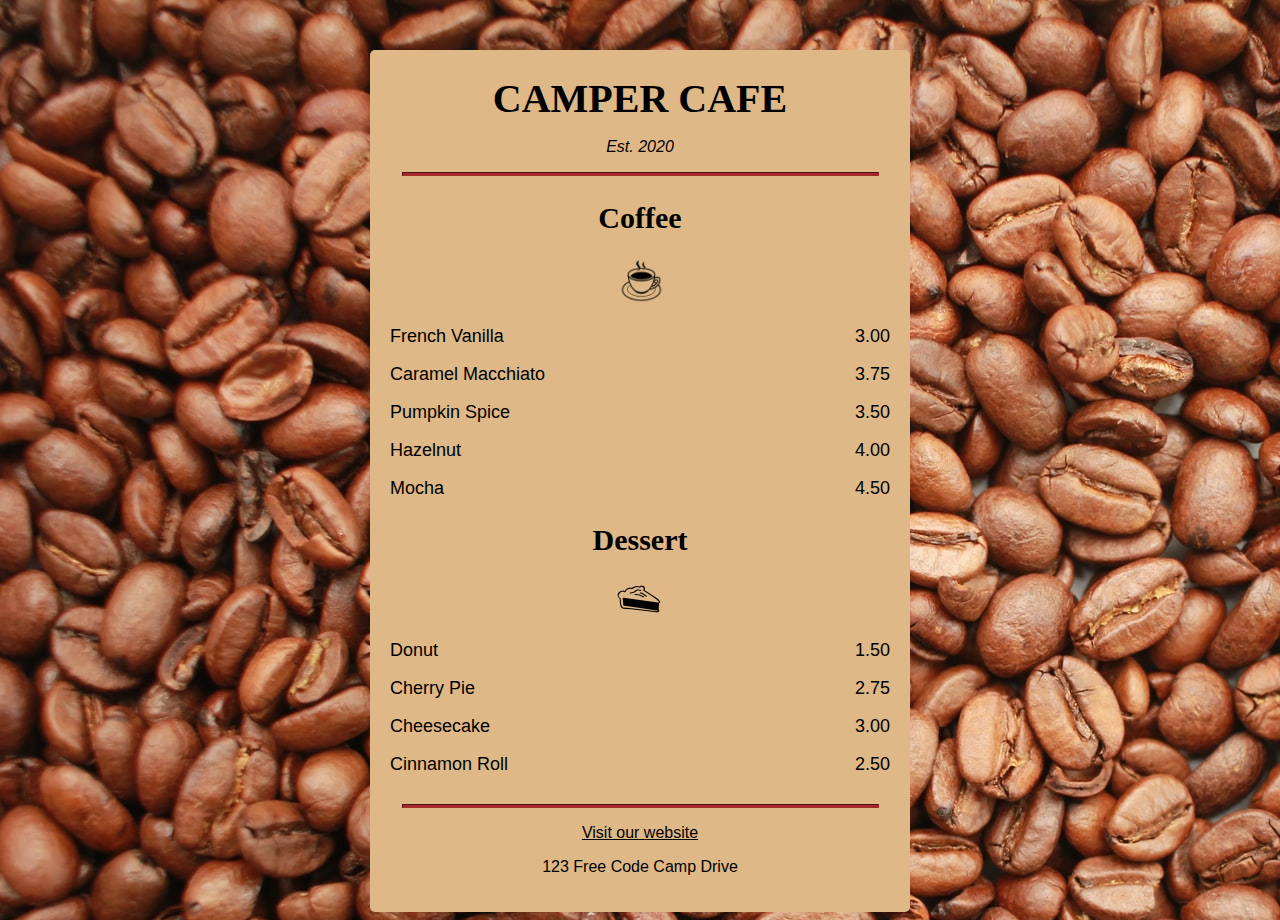
<file: Cafe_Menu/index.html>
<!DOCTYPE html>
<html lang="en">
<head>
    <meta charset="UTF-8">
    <meta name="viewport" content="width=device-width, initial-scale=1.0">
    <title>Cafe Menu</title>
    <link rel="stylesheet" href="style.css">
</head>
<body>
    <div class="menu">
        <main>
            <section>
                <h1 class="title">CAMPER CAFE</h1>
            <p class="established">Est. 2020</p>
            </section>
            <hr class="one-hr">
            <section>
                <h2 class="coffee-title">Coffee</h2>
                <div class="img-container"><img src="./img/coffee.jpg" alt="coffee icon"></div>
                <article class="item">
                    <p class="flavor">French Vanilla</p><p class="price">3.00</p>
                </article>
                <article class="item">
                    <p class="flavor">Caramel Macchiato</p><p class="price">3.75</p>
                </article>
                <article class="item">
                    <p class="flavor">Pumpkin Spice</p><p class="price">3.50</p>
                </article>
                <article class="item">
                    <p class="flavor">Hazelnut</p><p class="price">4.00</p>
                </article>
                <article class="item">
                    <p class="flavor">Mocha</p><p class="price">4.50</p>
                </article>
            </section>

            <section>
                <h2 class="dessert-title">Dessert</h2>
                <div class="img-container"><img src="./img/pie.jpg" alt=""></div>
                <article class="item">
                    <p class="dessert">Donut</p><p class="price">1.50</p>
                </article>
                <article  class="item">
                    <p class="dessert">Cherry Pie</p><p class="price">2.75</p>
                </article>
                <article  class="item">
                    <p class="dessert">Cheesecake</p><p class="price">3.00</p>
                </article>
                <article  class="item">
                    <p class="dessert">Cinnamon Roll</p><p class="price">2.50</p>
                </article>
            </section>
        </main>
        <hr class="two-hr">
        <footer>
            <p><a href="#">Visit our website</a></p>
            <p>123 Free Code Camp Drive</p>
        </footer>
    </div>
</body>
</html>
</file>
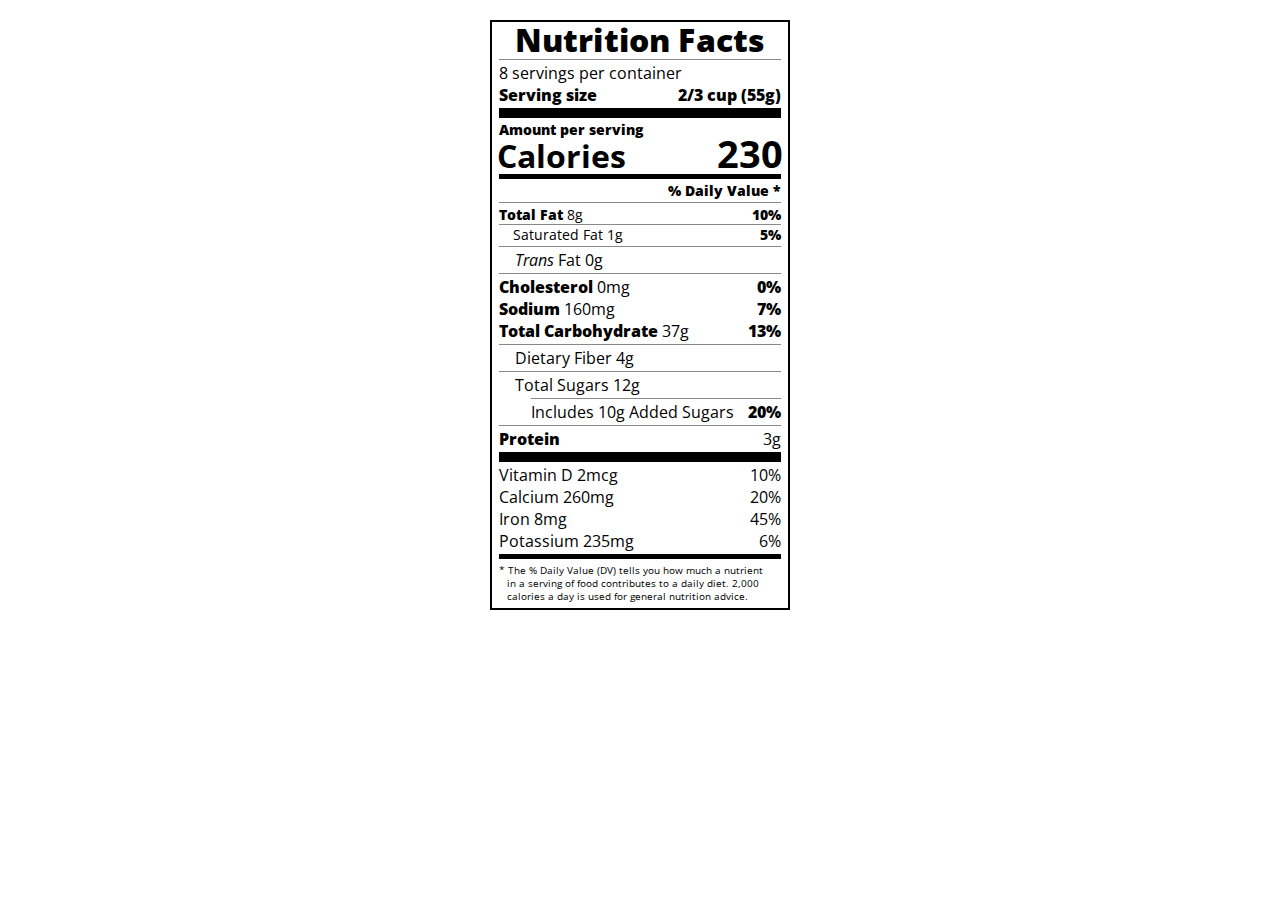
<file: Nutrition_Label/index.html>
<!DOCTYPE html>
<html lang="en">
    <head>
        <meta charset="UTF-8" />
        <meta name="viewport" content="width=device-width, initial-scale=1.0" />
        <title>Nutrition Label</title>
        <link rel="stylesheet" href="style.css" />
        <link
            rel="stylesheet"
            href="https://fonts.googleapis.com/css?family=Open+Sans:400,700,800"
        />
    </head>
    <body>
        <div class="label">
            <header>
                <h1 class="bold">Nutrition Facts</h1>
                <div class="divider"></div>
                <p>8 servings per container</p>
                <p class="bold">Serving size <span>2/3 cup (55g)</span></p>
            </header>
            <div class="divider large"></div>
            <div class="calories-info">
                <div class="left-container">
                    <h2 class="bold small-text">Amount per serving</h2>
                    <p>Calories</p>
                </div>
                <span>230</span>    
            </div>
            <div class="divider medium"></div>
            <div class="daily-value small-text">
                <p class="bold right no-divider">% Daily Value *</p>
                <div class="divider"></div>
                <p><span><span class="bold">Total Fat</span> 8g</span><span class="bold">10%</span></p>
                <p class="indent no-divider">Saturated Fat 1g <span class="bold">5%</span></p>
                <div class="divider"></div>
            </div>
            <p class="indent no-divider"><span><i>Trans</i> Fat 0g</span></p>
            <div class="divider"></div>
            <p><span><span class="bold">Cholesterol</span> 0mg </span><span class="bold">0%</span></p>
            <p><span><span class="bold">Sodium</span> 160mg </span><span class="bold">7%</span></p>
            <p><span><span class="bold">Total Carbohydrate</span> 37g</span><span class="bold">13%</span></p>
            <div class="divider"></div>
            <p class="indent no-divider">Dietary Fiber 4g</p>
            <div class="divider"></div>
            <p class="indent no-divider">Total Sugars 12g</p>
            <div class="divider double-indent"></div>
            <p class="no-divider double-indent">Includes 10g Added Sugars <span class="bold">20%</span></p>
            <div class="divider"></div>
            <p class="no-divider"><span class="bold">Protein</span> 3g</p>
            <div class="divider large"></div>
            <p>Vitamin D 2mcg <span>10%</span></p>
            <p>Calcium 260mg <span>20%</span></p>
            <p>Iron 8mg <span>45%</span></p>
            <p class="no-divider">Potassium 235mg <span>6%</span></p>
            <div class="divider medium"></div>
            <p class="note">* The % Daily Value (DV) tells you how much a nutrient in a serving of food contributes to a daily diet. 2,000 calories a day is used for general nutrition advice.</p>
        </div>
    </body>
</html>
</file>
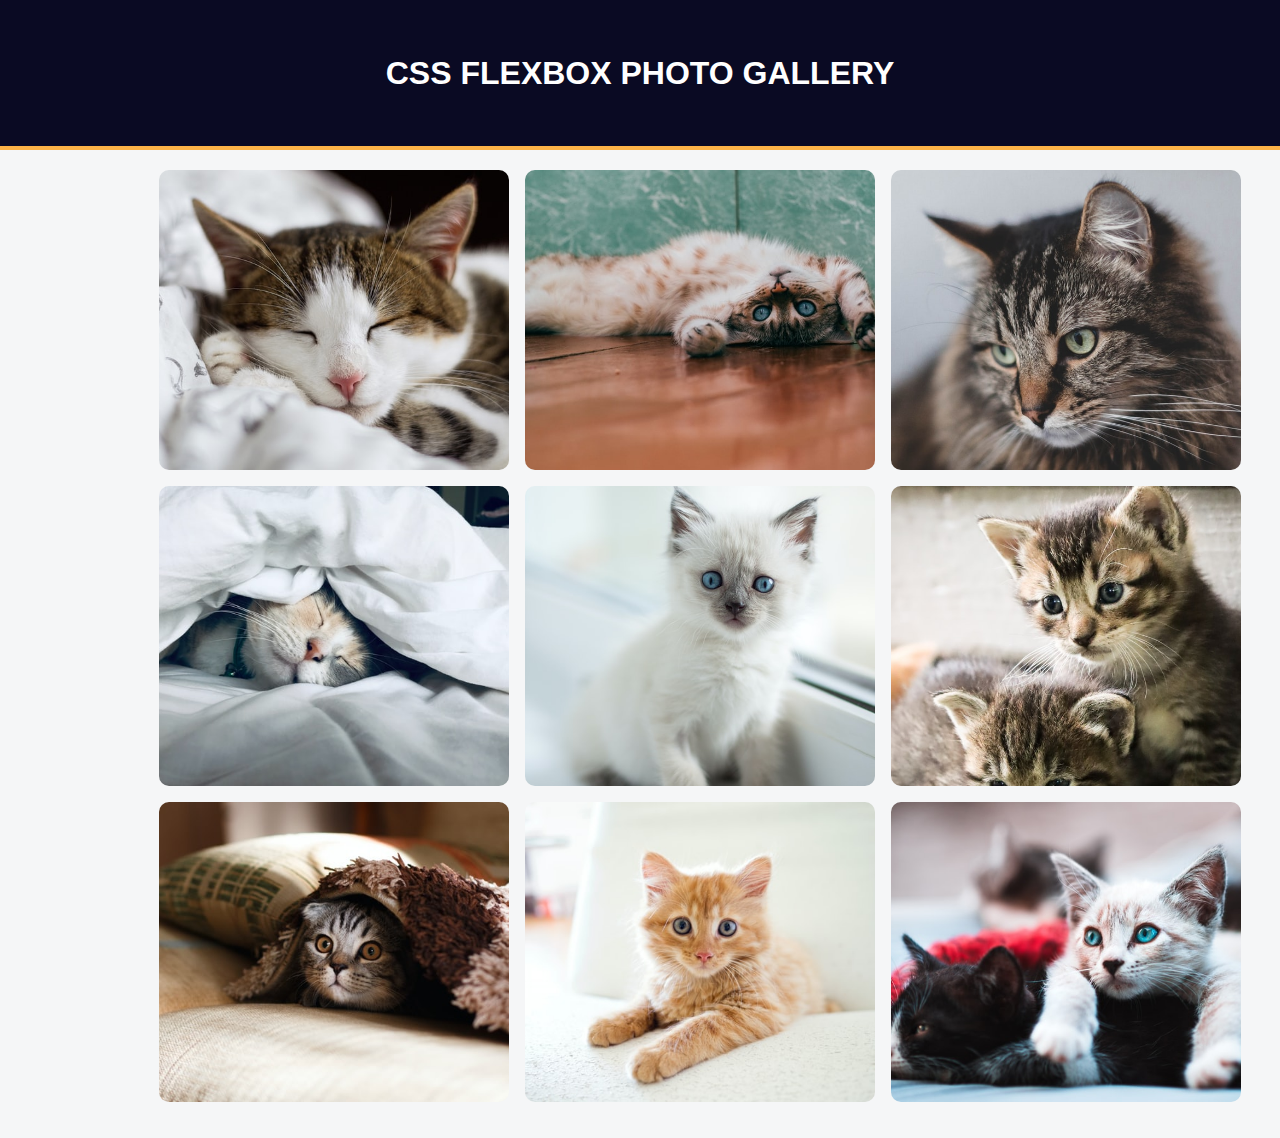
<file: Photo_Gallery/index.html>
<!DOCTYPE html>
<html lang="en">
<head>
    <meta charset="UTF-8">
    <meta name="viewport" content="width=device-width, initial-scale=1.0">
    <title>Cat Gallery</title>
    <link rel="stylesheet" href="style.css">
</head>
<body>
    <header>
        <h1>css flexbox photo gallery</h1>
    </header>
    <div class="gallery">
        <img src="./img/cat-img-1.jpg" alt="cat-img-1">
        <img src="./img/cat-img-2.jpg" alt="cat-img-2">
        <img src="./img/cat-img-3.jpg" alt="cat-img-3">
        <img src="./img/cat-img-4.jpg" alt="cat-img-4">
        <img src="./img/cat-img-5.jpg" alt="cat-img-5">
        <img src="./img/cat-img-6.jpg" alt="cat-img-6">
        <img src="./img/cat-img-7.jpg" alt="cat-img-7">
        <img src="./img/cat-img-8.jpg" alt="cat-img-8">
        <img src="./img/cat-img-9.jpg" alt="cat-img-9">
    </div>
</body>
</html>
</file>
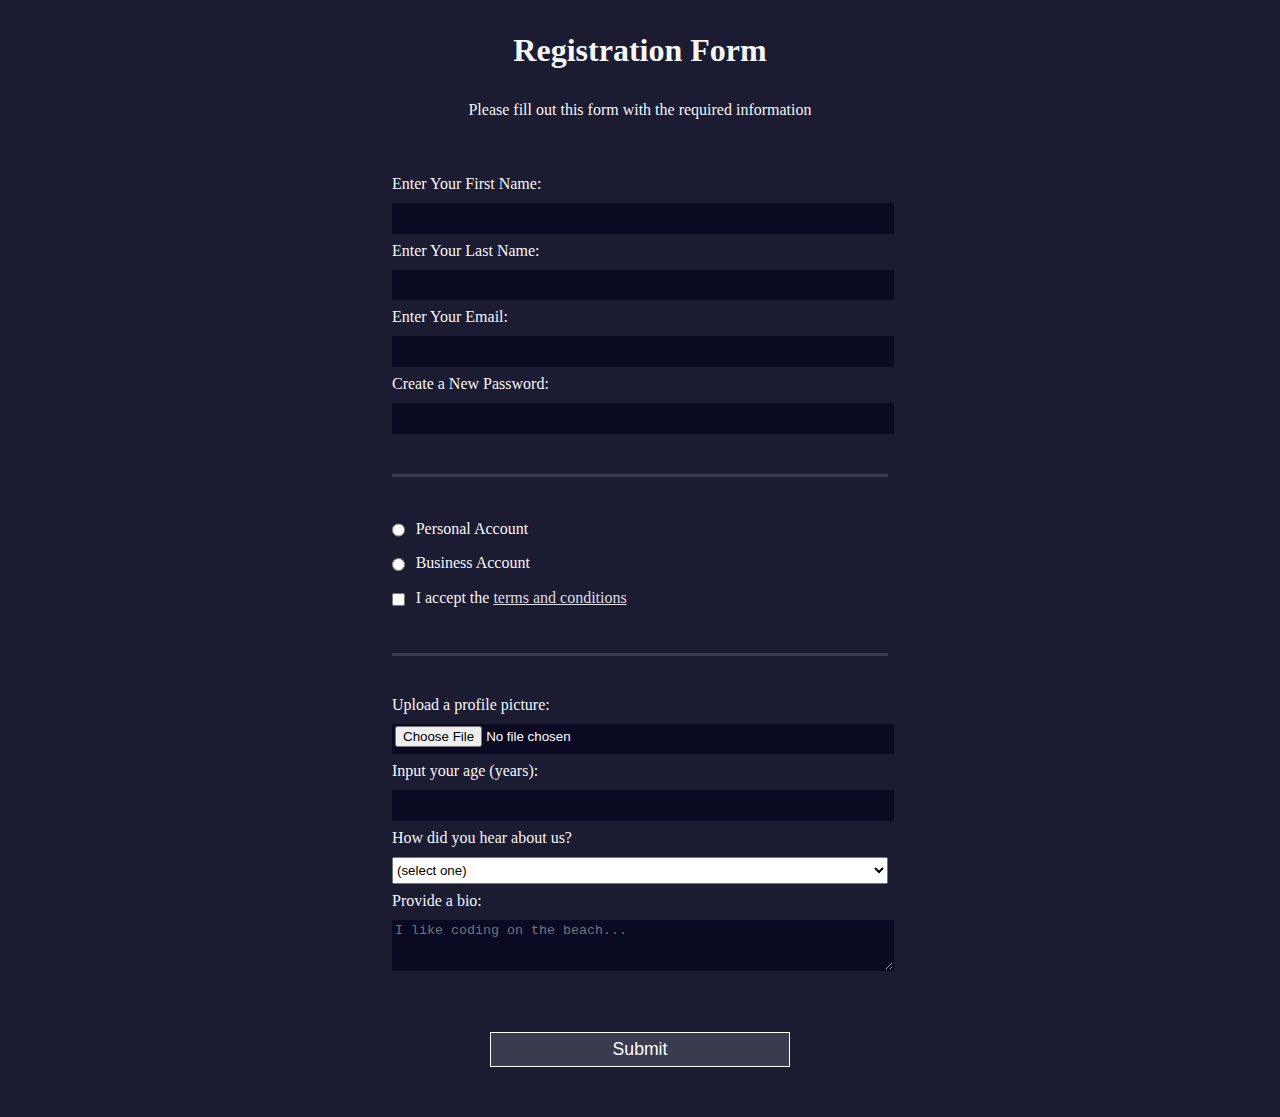
<file: Registration_Form/index.html>
<!DOCTYPE html>
<html lang="en">
    <head>
        <meta charset="UTF-8" />
        <meta name="viewport" content="width=device-width, initial-scale=1.0" />
        <title>Registration Form</title>
        <link rel="stylesheet" href="style.css" />
    </head>
    <body>
        <h1>Registration Form</h1>
        <p>Please fill out this form with the required information</p>
        <form method="post" action="https://register-demo.freecodecamp.org">
            <fieldset>
                <label for="first-name"
                    >Enter Your First Name:
                    <input
                        id="first-name"
                        name="first-name"
                        type="text"
                        required
                /></label>
                <label for="last-name"
                    >Enter Your Last Name:
                    <input id="last-name" name="last-name" type="text" required
                /></label>
                <label for="email"
                    >Enter Your Email:
                    <input id="email" name="email" type="email" required
                /></label>
                <label for="new-password"
                    >Create a New Password:
                    <input
                        id="new-password"
                        name="new-password"
                        type="password"
                        pattern="[a-z0-5]{8,}"
                        required
                /></label>
            </fieldset>
            <fieldset>
                <label for="personal-account"
                    ><input
                        id="personal-account"
                        type="radio"
                        name="account-type"
                        class="inline"
                    />
                    Personal Account</label
                >
                <label for="business-account"
                    ><input
                        id="business-account"
                        type="radio"
                        name="account-type"
                        class="inline"
                    />
                    Business Account</label
                >
                <label for="terms-and-conditions">
                    <input
                        id="terms-and-conditions"
                        type="checkbox"
                        required
                        name="terms-and-conditions"
                        class="inline"
                    />
                    I accept the
                    <a
                        href="https://www.freecodecamp.org/news/terms-of-service/"
                        >terms and conditions</a
                    >
                </label>
            </fieldset>
            <fieldset>
                <label for="profile-picture"
                    >Upload a profile picture:
                    <input id="profile-picture" type="file" name="file"
                /></label>
                <label for="age"
                    >Input your age (years):
                    <input id="age" type="number" name="age" min="13" max="120"
                /></label>
                <label for="referrer"
                    >How did you hear about us?
                    <select id="referrer" name="referrer">
                        <option value="">(select one)</option>
                        <option value="1">freeCodeCamp News</option>
                        <option value="2">freeCodeCamp YouTube Channel</option>
                        <option value="3">freeCodeCamp Forum</option>
                        <option value="4">Other</option>
                    </select>
                </label>
                <label for="bio"
                    >Provide a bio:
                    <textarea
                        id="bio"
                        name="bio"
                        rows="3"
                        cols="30"
                        placeholder="I like coding on the beach..."
                    ></textarea>
                </label>
            </fieldset>
            <input type="submit" value="Submit" />
        </form>
    </body>
</html>
</file>
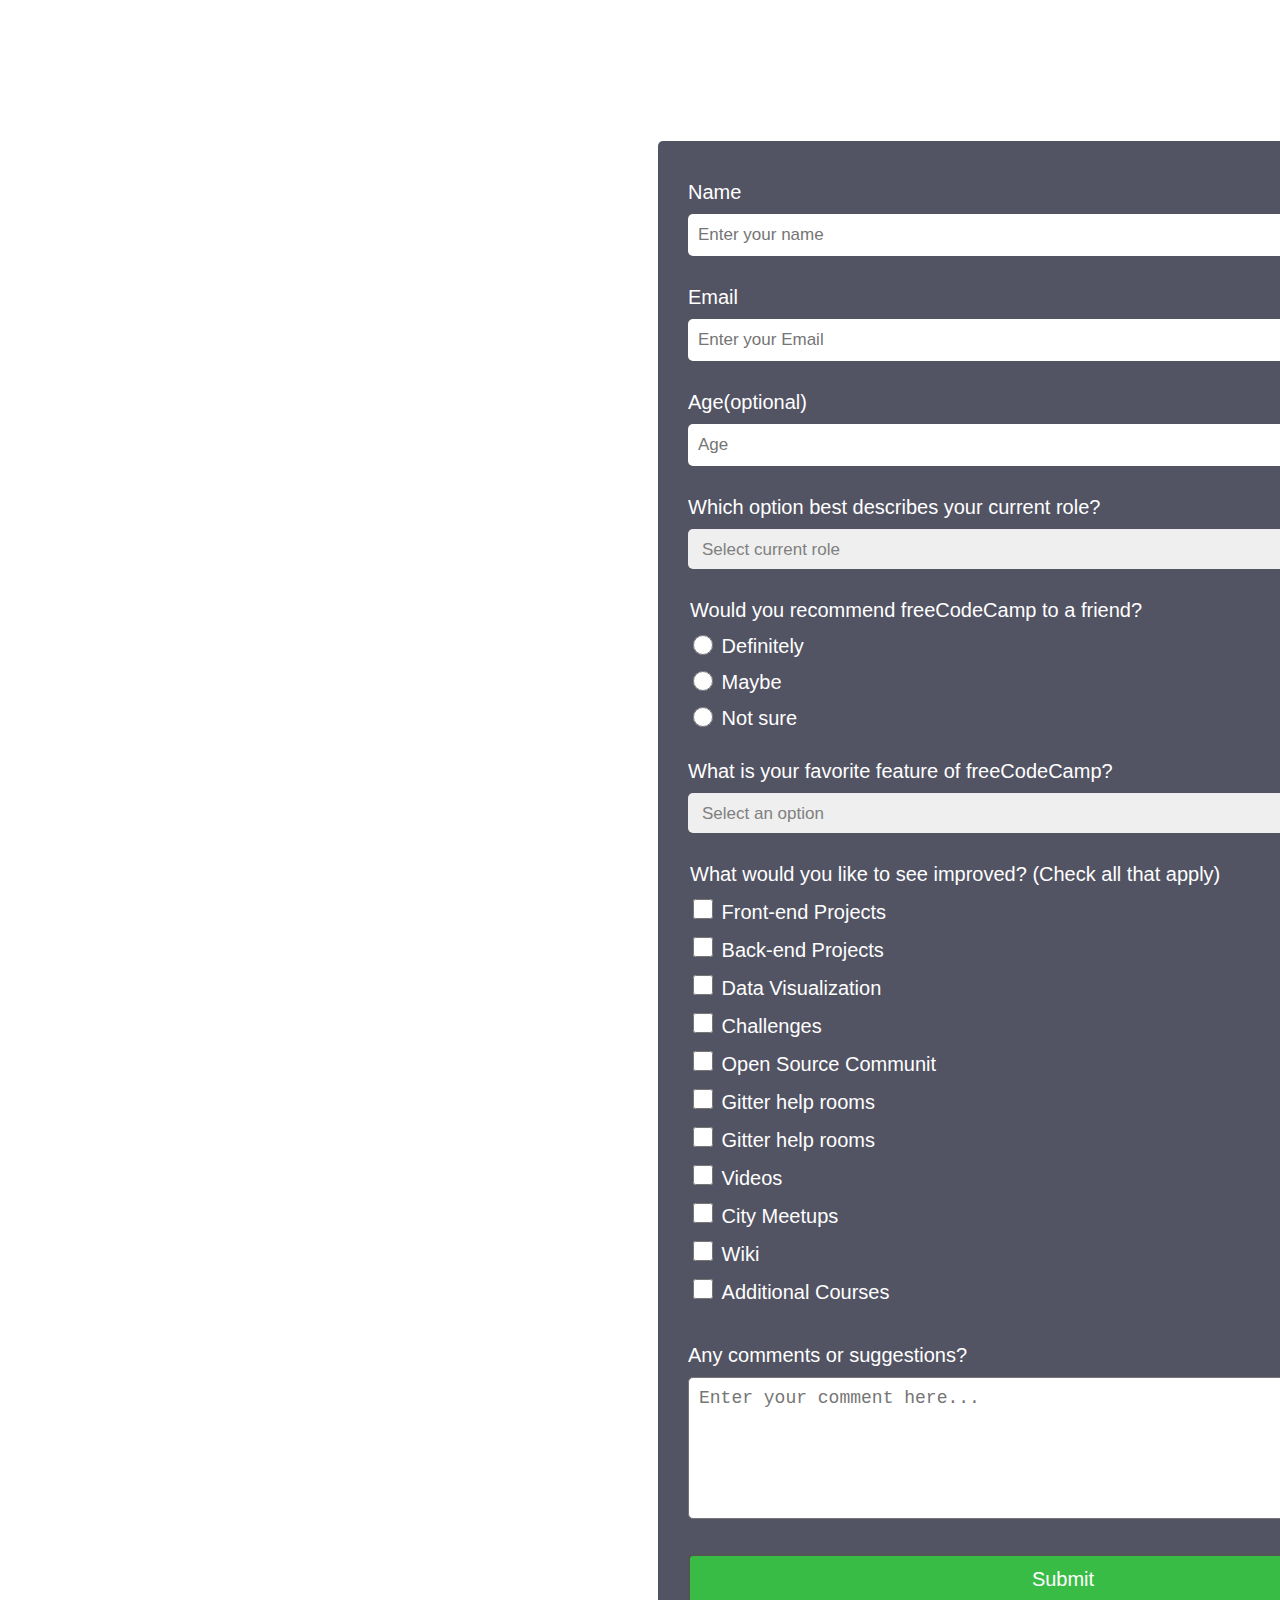
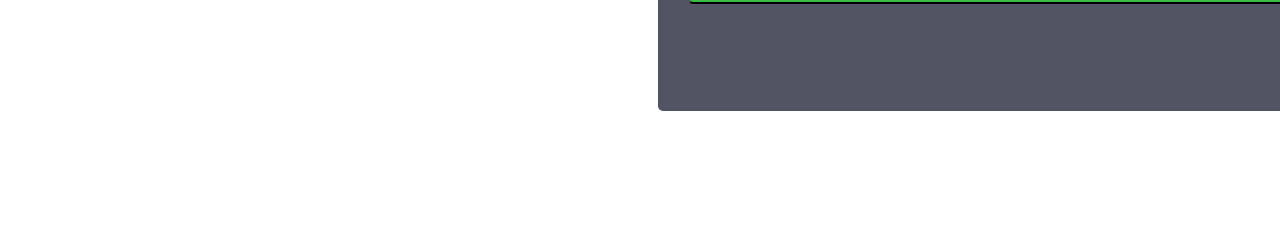
<file: Survey_Form/index.html>
<!DOCTYPE html>
<html lang="en">
<head>
    <meta charset="UTF-8">
    <meta name="viewport" content="width=device-width, initial-scale=1.0">
    <title>FreeCodeCamp Survey Form</title>
    <link rel="stylesheet" href="style.css">
</head>
<body>
    <main>
        <div class="title-layer">
            <h1 id="title">freeCodeCamp Survey Form</h1>
            <p id="description">
                Thank you for tking the time to help us improve the platform
            </p>
        </div>
        
        <div class="form-layer">
            <form action="" id="survey-form">
                <div class="basic-info">
                    <label id="name-label">Name</label>
                    <input type ="text"id="name" required placeholder="Enter your name">
                    <label id="email-label">Email</label>
                    <input type="email" id="email" required placeholder="Enter your Email">
                    <label id="number-label">Age(optional)</label>
                    <input type="number" id="number" min="18" max="120" placeholder="Age"> 
                </div>
                
<!-- Select dropdown -->
                <div class="role">
                    <label> Which option best describes your current role?</label>
                    <select id="dropdown">
                        <option value="">Select current role</option>
                        <option value="1">Student</option>
                        <option value="2">Full Time Job</option>
                        <option value="3">Full Time Learner </option>
                        <option value="4">Prefer not to say</option>
                        <option value="4">other</option>
                    </select>
                </div>


                <!-- radio -->
                <div class="recommend">
                    <label class="question">Would you recommend freeCodeCamp to a friend?</label>
                    <div>
                        <input type="radio" name="choice" value="definitely">
                        <label> Definitely</label>
                    </div>
                    <div>
                        <input type="radio" name="choice" value="maybe">
                        <label>Maybe</label>
                    </div>
                    <div>
                        <input type="radio" name="choice" value="notsure">
                        <label>Not sure</label>
                    </div>
                    
                    
                </div>
                
<!--  -->
                <div class="favorite">
                    <label> What is your favorite feature of freeCodeCamp?</label>
                    <select id="dropdown">
                    <option value="">Select an option</option>
                    <option value="1">Challenges</option>
                    <option value="2">Projects</option>
                    <option value="3">Community</option>
                    <option value="4">Open Source</option>
                </select>
                </div>
                

                
                <!-- checkbox -->
            <div class="checkbox">
                <label class="question">
                    What would you like to see improved? (Check all that apply)
                </label>
                
                <div>
                    <input type="checkbox" value="Front-end">
                    <label>Front-end Projects</label> 
                </div>
                
                <div>
                    <input type="checkbox" value="Back-end">
                    <label>Back-end Projects</label>
                </div>

                <div>
                    <input type="checkbox" value="Data">
                    <label>Data Visualization</label>
                </div>
                
                <div>
                    <input type="checkbox" value="Challenges">
                    <label>Challenges</label>
                </div>
                
                <div>
                    <input type="checkbox" value="Open-Source">
                    <label>Open Source Communit</label>
                </div>

                <div> 
                    <input type="checkbox" value="Gitter">
                    <label>Gitter help rooms</label>
                </div>

                <div>
                    <input type="checkbox" value="Gitter">
                    <label>Gitter help rooms</label>
                </div>
                
                <div>
                    <input type="checkbox" value="Videos">
                    <label>Videos</label>
                </div>
                
                <div>
                    <input type="checkbox" value="City">
                    <label>City Meetups</label>
                </div>
                    

                <div>
                    <input type="checkbox" value="Wiki">
                    <label>Wiki</label>
                </div>

                <div>
                    <input type="checkbox" value="Additional">
                    <label>Additional Courses</label>
                </div>
            </div>

            <!-- text area -->

            <div class="comments">
                <label>Any comments or suggestions?</label>
                <textarea cols="64" rows="6" placeholder="Enter your comment here..."></textarea>
            </div>
            

            <!-- button -->
            <input type="submit" id="submit">

            </form>
        </div>
    </main>
</body>
</html>
</file>
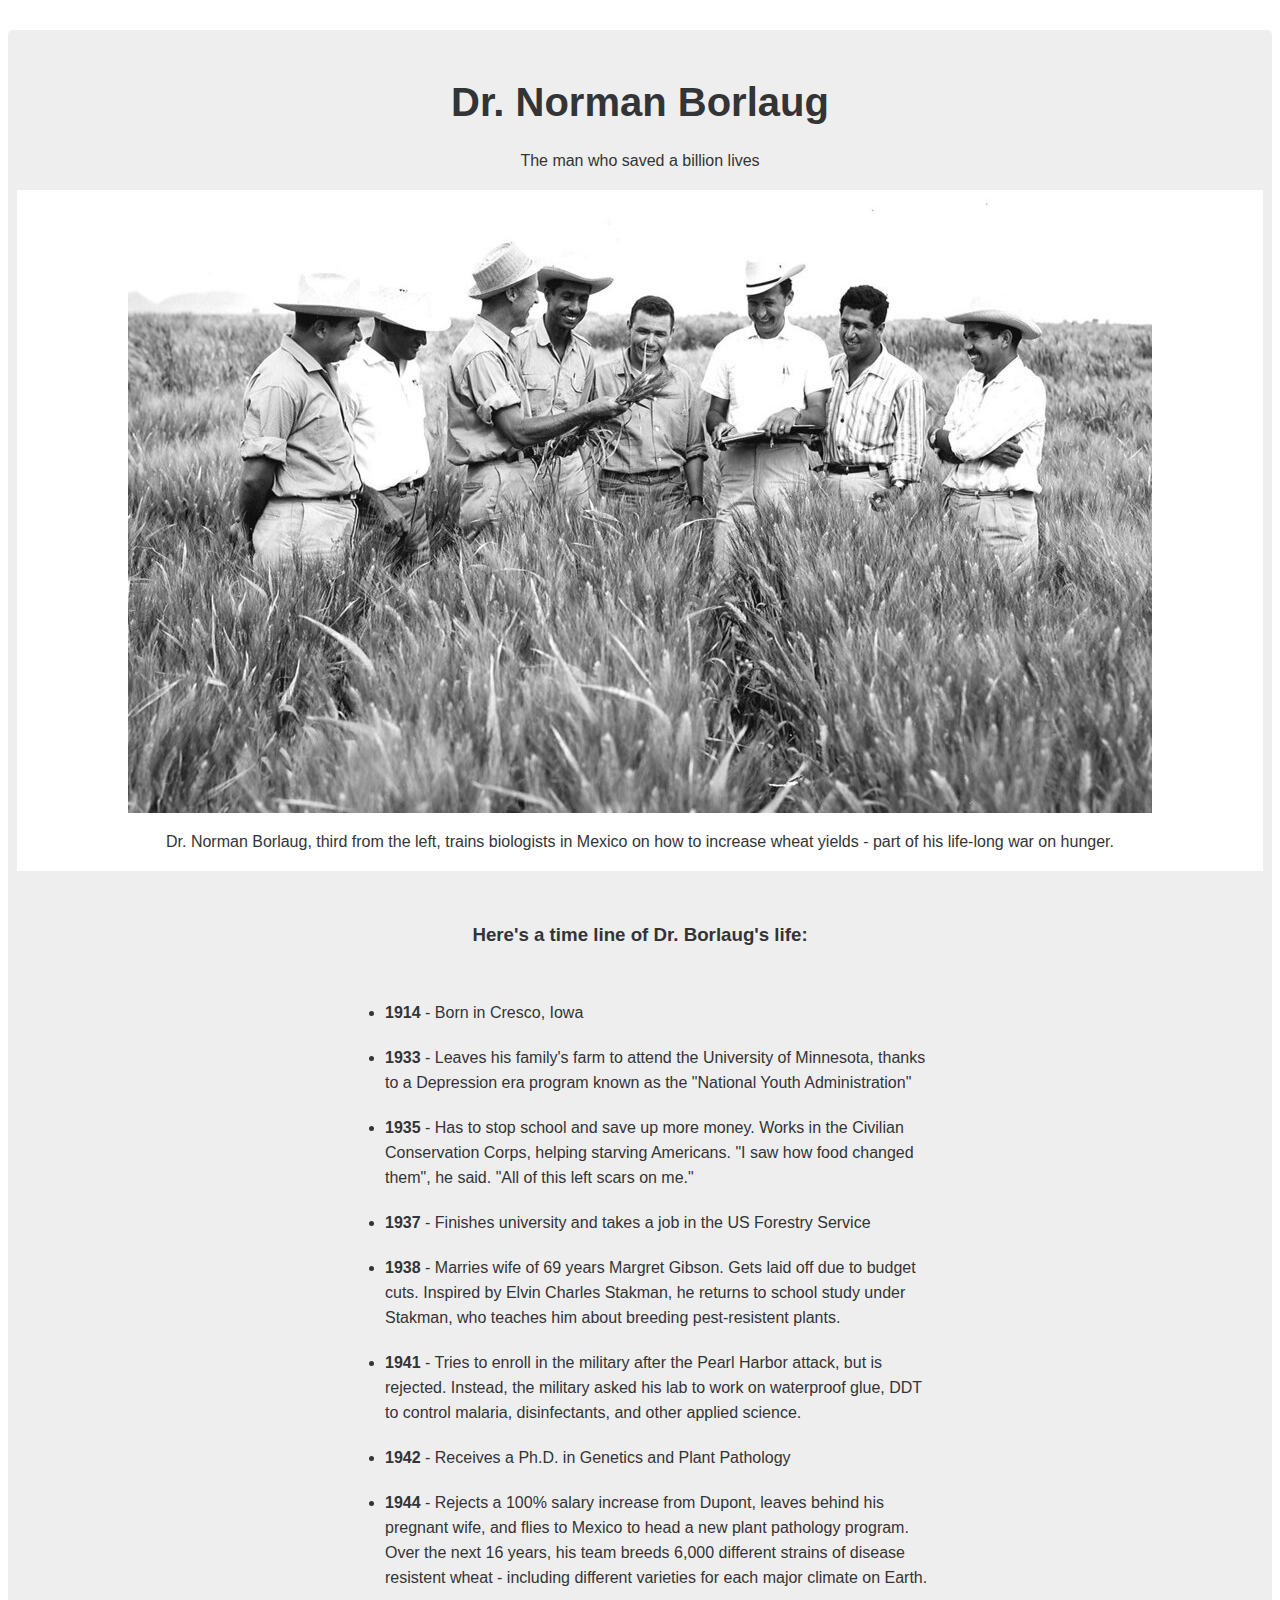
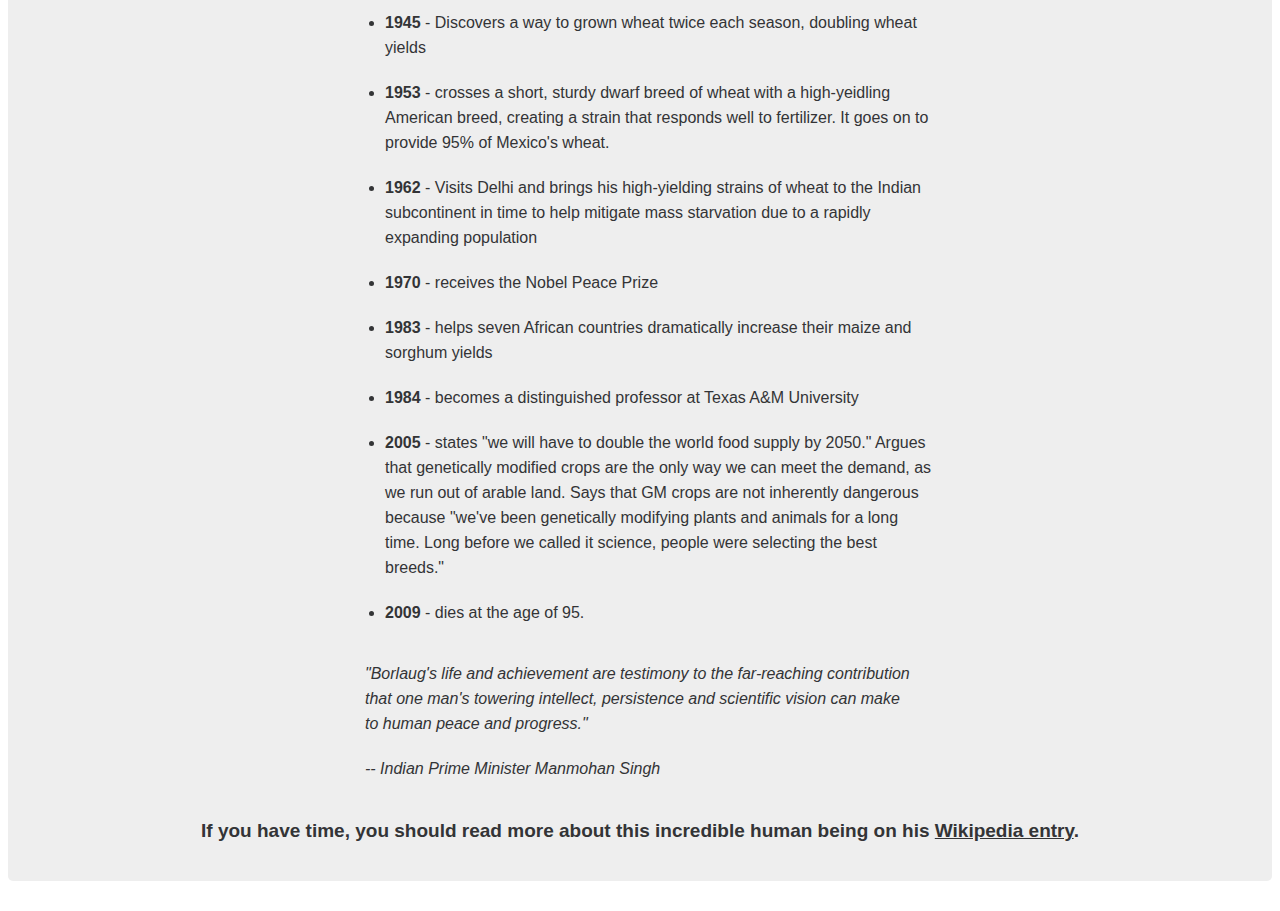
<file: Tribute_Page/index.html>
<!DOCTYPE html>
<html lang="en">
    <head>
        <meta charset="UTF-8" />
        <meta name="viewport" content="width=device-width, initial-scale=1.0" />
        <title>Tribute</title>
        <link rel="stylesheet" href="styles.css" />
    </head>
    <body>
        <main id="main">
            <h1 id="title">Dr. Norman Borlaug</h1>
            <figcaption>The man who saved a billion lives</figcaption>
            <div id="img-div">
                <img
                    src="./img/tribute-page-main-image.jpg"
                    alt=""
                    id="image"
                />
                <figcaption id="img-caption">
                    Dr. Norman Borlaug, third from the left, trains biologists
                    in Mexico on how to increase wheat yields - part of his
                    life-long war on hunger.
                </figcaption>
            </div>
            <div id="tribute-info">
                <a href="" target="_blank" id="tribute-link"></a>
                <h3>Here's a time line of Dr. Borlaug's life:</h3>
                <ul>
                    <li><b>1914</b> - Born in Cresco, Iowa</li>
                    <li>
                        <b>1933 </b> - Leaves his family's farm to attend the
                        University of Minnesota, thanks to a Depression era
                        program known as the "National Youth Administration"
                    </li>
                    <li>
                        <b>1935</b> - Has to stop school and save up more money.
                        Works in the Civilian Conservation Corps, helping
                        starving Americans. "I saw how food changed them", he
                        said. "All of this left scars on me."
                    </li>
                    <li>
                        <b>1937</b> - Finishes university and takes a job in the
                        US Forestry Service
                    </li>
                    <li>
                        <b>1938</b> - Marries wife of 69 years Margret Gibson.
                        Gets laid off due to budget cuts. Inspired by Elvin
                        Charles Stakman, he returns to school study under
                        Stakman, who teaches him about breeding pest-resistent
                        plants.
                    </li>
                    <li>
                        <b>1941</b> - Tries to enroll in the military after the
                        Pearl Harbor attack, but is rejected. Instead, the
                        military asked his lab to work on waterproof glue, DDT
                        to control malaria, disinfectants, and other applied
                        science.
                    </li>
                    <li>
                        <b>1942</b> - Receives a Ph.D. in Genetics and Plant
                        Pathology
                    </li>
                    <li>
                        <b>1944</b> - Rejects a 100% salary increase from
                        Dupont, leaves behind his pregnant wife, and flies to
                        Mexico to head a new plant pathology program. Over the
                        next 16 years, his team breeds 6,000 different strains
                        of disease resistent wheat - including different
                        varieties for each major climate on Earth.
                    </li>
                    <li>
                        <b>1945</b> - Discovers a way to grown wheat twice each
                        season, doubling wheat yields
                    </li>
                    <li>
                        <b>1953</b> - crosses a short, sturdy dwarf breed of
                        wheat with a high-yeidling American breed, creating a
                        strain that responds well to fertilizer. It goes on to
                        provide 95% of Mexico's wheat.
                    </li>
                    <li>
                        <b>1962</b> - Visits Delhi and brings his high-yielding
                        strains of wheat to the Indian subcontinent in time to
                        help mitigate mass starvation due to a rapidly expanding
                        population
                    </li>
                    <li><b>1970</b> - receives the Nobel Peace Prize</li>
                    <li>
                        <b>1983</b> - helps seven African countries dramatically
                        increase their maize and sorghum yields
                    </li>
                    <li>
                        <b>1984</b> - becomes a distinguished professor at Texas
                        A&M University
                    </li>
                    <li>
                        <b>2005</b> - states "we will have to double the world
                        food supply by 2050." Argues that genetically modified
                        crops are the only way we can meet the demand, as we run
                        out of arable land. Says that GM crops are not
                        inherently dangerous because "we've been genetically
                        modifying plants and animals for a long time. Long
                        before we called it science, people were selecting the
                        best breeds."
                    </li>
                    <li><b>2009</b> - dies at the age of 95.</li>
                </ul>

                <div class="quote">
                    <i
                        >"Borlaug's life and achievement are testimony to the
                        far-reaching contribution that one man's towering
                        intellect, persistence and scientific vision can make to
                        human peace and progress."</i
                    >
                    <figcaption class="foot">
                        <i>-- Indian Prime Minister Manmohan Singh</i>
                    </figcaption>
                </div>
            </div>
            <p class="footer">
                <b>
                    If you have time, you should read more about this incredible
                    human being on his
                    <a href="https://en.wikipedia.org/wiki/Norman_Borlaug"
                        >Wikipedia entry</a
                    >.</b
                >
            </p>
        </main>
    </body>
</html>
</file>
<file: Cafe_Menu/style.css>
body {
    background-image: url("./img/beans.jpg");
    font-family: sans-serif;
}
div.menu {
    width: 80%;
    background-color: burlywood;
    margin-left: auto;
    margin-right: auto;
    max-width: 500px;
    padding: 20px;
    margin-top: 50px;
    border-radius: 5px;
}
.title  {
    margin-top: 5px;
    margin-bottom: 5px;
    font-size: 40px;
    font-family: serif;
}

.one-hr {
    width: 95%;
    height: 2px;
    background-color: brown;
    border-color: brown;
}

.coffee-title, .dessert-title {
    font-family: serif;
    font-size: 30px;
}
.img-container {
    margin-left: 45%;
    
}

h1, h2, p {
    text-align: center;
}
.menu .established {
    font-style: italic;
}
.item p {
    display: inline-block;
    margin-bottom: -1px;
    font-size: 18px;
}
.item .flavor, .item .dessert {
    text-align: left;
    width: 75%;
    
}
.item .price {
    text-align: right;
    width: 25%;
    
}

.two-hr {
    width: 95%;
    height: 2px;
    background-color: brown;
    border-color: brown;
    margin-top: 30px;
}

/*footer*/
p a {
    color: black;
}
p a:hover {
    color:brown;
}
p a:active {
    color: brown;
}
</file>
<file: Nutrition_Label/style.css>
* {
    box-sizing: border-box;
}
html {
    font-size: 16px;
}
body {
    font-family: Open Sans, sans-serif;
}
.label {
    border: 2px solid black;
    width: 300px;
    margin: 20px auto;
    padding: 0 7px;
}
header h1 {
    text-align: center;
    margin: -4px 0;
    letter-spacing: 0.15px;
}
p {
    margin: 0;
    display: flex;
    justify-content: space-between;
}
.divider {
    border-bottom: 1px solid #888989;
    margin: 2px 0;
}
.bold {
    font-weight: 800;
}
.large {
    height: 10px;
}
.medium {
    height: 5px;
}
.large, .medium {
    background-color: black;
    border: 0;
}
.small-text {
    font-size: 0.85rem;
}
.calories-info h2 {
    margin: 0;
}

.calories-info {
    display: flex;
    justify-content: space-between;
    align-items: flex-end;
}

.left-container p {
    margin: -5px -2px;
    font-size: 2em;
    font-weight: 700;
}
.calories-info span {
    font-size: 2.4em;
    font-weight: 700;
    margin: -7px -2px;
}
.right {
    display: flex;
    justify-content: flex-end;
}
.indent {
    margin-left: 1em;
}
.double-indent {
    margin-left: 2em;
}
.daily-value p:not(.no-divider) {
    border-bottom: 1px solid #888989;
}

.note {
    font-size: 0.6rem;
    margin: 5px 0;
    padding: 0px 8px;
    text-indent: -8px;
}
</file>
<file: Photo_Gallery/style.css>
* {
    
    box-sizing: border-box;
}
body {
    margin: 0;
    font-family: sans-serif;
    background-color: #f5f6f7;
}
header {
    background-color: #0a0a23;;
    color: #fff;
    border-bottom: 4px solid #fdb347;
    text-align: center;
    height: 150px;
}
header h1 {
    margin-top: 0;
    padding: 55px;
    text-transform: uppercase;
}

.gallery {
    display: flex;
    flex-flow: row wrap;
    justify-content: center;
    align-items: center; 
    /* outline: 1px solid red; */
    gap: 16px;
    margin: 0 auto;
    padding: 20px 10px;
    width: 1400px;
}
.gallery img{
    width: 100%;
    max-width: 350px;
    height: 300px;
    object-fit: cover;
    border-radius: 10px;
}
.gallery::after {
    content: '';
    width: 350px;
}
</file>
<file: Registration_Form/style.css>
body {
    width: 100%;
    height: 100vh;
    margin: 0;
    background-color: #1b1b32;
    color: #f5f6f7;
    font-family: Tahoma;
    font-size: 16px;
}

h1, p {
    margin: 1em auto;
    text-align: center;
}

form {
    width: 60vw;
    max-width: 500px;
    min-width: 300px;
    margin: 0 auto;
    padding-bottom: 2em;
}

fieldset {
    border: none;
    padding: 2rem 0;
    border-bottom: 3px solid #3b3b4f;
}

fieldset:last-of-type {
    border-bottom: none;
}

label {
    display: block;
    margin: 0.5rem 0;
}

input,
textarea,
select {
    margin: 10px 0 0 0;
    width: 100%;
    min-height: 2em;
}

input, textarea {
    background-color: #0a0a23;
    border: 1px solid #0a0a23;
    color: #ffffff;
}

.inline {
    width: unset;
    margin: 0 0.5em 0 0;
    vertical-align: middle;
}

input[type="submit"] {
    display: block;
    width: 60%;
    margin: 1em auto;
    height: 2em;
    font-size: 1.1rem;
    background-color: #3b3b4f;
    border-color: white;
    min-width: 300px;
}

input[type="file"] {
    padding: 1px 2px;
}
a {
    color: #dfdfe2;
}
</file>
<file: Survey_Form/style.css>
body {
    background-image: url("https://shots.codepen.io/leen624/pen/mdLjbbz-512.jpg?version=1664907060");
    background-repeat: no-repeat;
    background-attachment: fixed;
    background-position: center;
    background-size: cover;
    font-family: Arial, Helvetica, sans-serif;
    height: 100vh;
}
main {
    /* outline: 1px solid black; */
    display: inline-block;
    margin-left: 600px;
    text-align: center;
    width: 900px;
    margin-bottom: 30px;
    height: 1800px;
    color: white;
    
}

.title-layer {
    /* outline: 1px solid red; */
    font-family: "arial";
    
    
}

.title-layer #title {
    font-size: 2.2rem;
    margin-top: 40px;
    margin-bottom: 10px;
    color: white;
}
.title-layer #description {
    font-style: italic;
    font-size: 20px;
    margin-top: 0px;
    color: white;
}

.form-layer {
    display: inline-block;
    /* outline: 1px solid green; */
    background-color: rgba(39, 40, 60, 0.8);
    width: 800px;
    text-align: left;
    font-size: 20px;
    height: 1570px;
    border-radius: 5px;
    
}
.form-layer form label, .form-layer form input {
    display: block;
    margin-left: 30px;
    margin-bottom: 10px;
}

.form-layer .basic-info {
    margin-top: 40px;
}
.form-layer .basic-info input {
    width: 720px;
    height: 40px;
    padding-left: 10px;
    font-size: 17px;
    border-radius: 5px;
    border: none;
    margin-bottom: 30px;
}
.form-layer .role label {
    margin-bottom: 10px;
}

.form-layer .role select{
    margin-left: 30px;
    width: 730px;
    height: 40px;
    font-size: 17px;
    border-radius: 5px;
    border: none;
    padding-left: 10px;
    margin-bottom: 30px;
    color: gray;
}

.form-layer .recommend .question {
    display: block;
    margin-left: 32px;
}

.form-layer .recommend label,  .form-layer .recommend input{
    display: inline-block;
}
.form-layer .recommend label {
    vertical-align: 2px;
    margin-left: -30px;
}
.form-layer .recommend input {
    border: 0px;
    width: 10%;
    height: 20px;
    margin-left: 5px;
}

.form-layer .favorite {
    margin-top: 20px;
}
.form-layer .favorite select{
    margin-left: 30px;
    width: 730px;
    height: 40px;
    font-size: 17px;
    border-radius: 5px;
    border: none;
    padding-left: 10px;
    margin-bottom: 30px;
    color: gray;
}
.form-layer .checkbox .question {
    display: block;
}

.form-layer .checkbox input, .form-layer .checkbox label {
    display: inline-block;
}

.form-layer .checkbox .question {
    margin-left: 32px;
}
.form-layer .checkbox input{
    border: none;
    width: 10%;
    height: 20px;
    margin-left: 5px;
}
.form-layer .checkbox label {
    margin-left: -30px;
}

.form-layer .comments {
    margin-top: 30px;
}
.form-layer .comments textarea {
    margin-left: 30px;
    padding: 10px;
    font-size: 18px;
    border-radius: 5px;
}

input[type="submit"] {
    margin-top: 30px;
    width: 750px;
    height: 50px;
    font-size: 20px;
    margin-bottom: 20px;
    border-radius: 5px;
    color: white;
    background-color: #39bc46;
}
</file>
<file: Tribute_Page/styles.css>
* {
    font-family: sans-serif;
    color: #333436;
}
body {
    background-color: white;
    /* margin: 0;
    padding: 0; */
}

#main {
    background-color: #eeeeee;
    border-radius: 5px;
    display: flex;
    flex-flow: column nowrap;
    align-items: center;
    margin: 30px 0px;
}
#main h1 {
    font-size: 40px;
    padding-top: 23px;
}
#main figcaption {
    padding-bottom: 20px;
}

#img-div {
    background-color: white;
    width: 98.5%;
    /* outline: 1px solid red; */
}
#img-div img {
    margin: 0 auto;
    padding-bottom: 20px;
}

#img-div figcaption {
    text-align: center;
    padding-bottom: 20px;
}

#image {
    display: block;
    max-width: 100%;
}

#tribute-info {
    width: 590px;
}
#tribute-info h3 {
    text-align: center;
    padding: 35px 0px;
}

ul {
    line-height: 25px;
}
ul li {
    padding-bottom: 20px;
}
.quote {
    width: 550px;
    margin: 0 auto;
    text-align: left;
    line-height: 25px;
}
.foot {
    padding-top: 20px;
}
.footer {
    font-size: 19px;
    padding-bottom: 20px;
}
</file>
